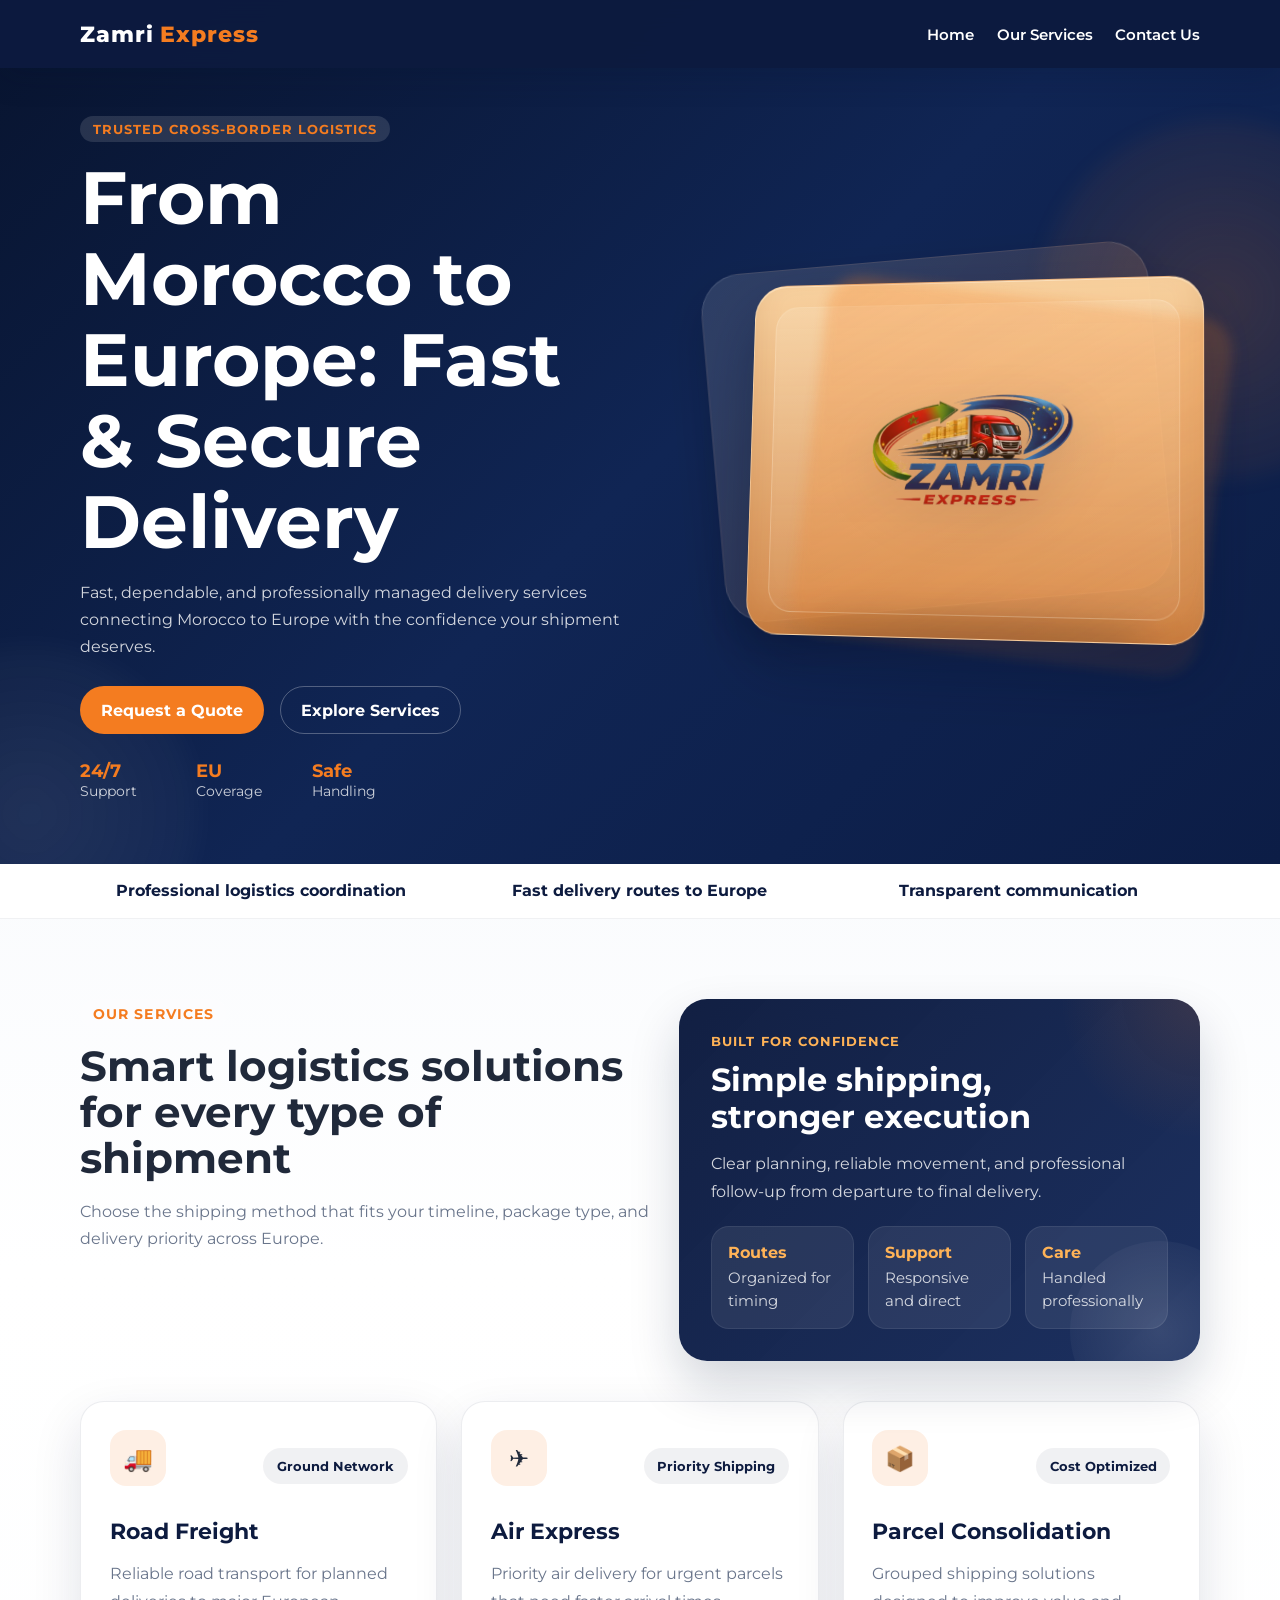
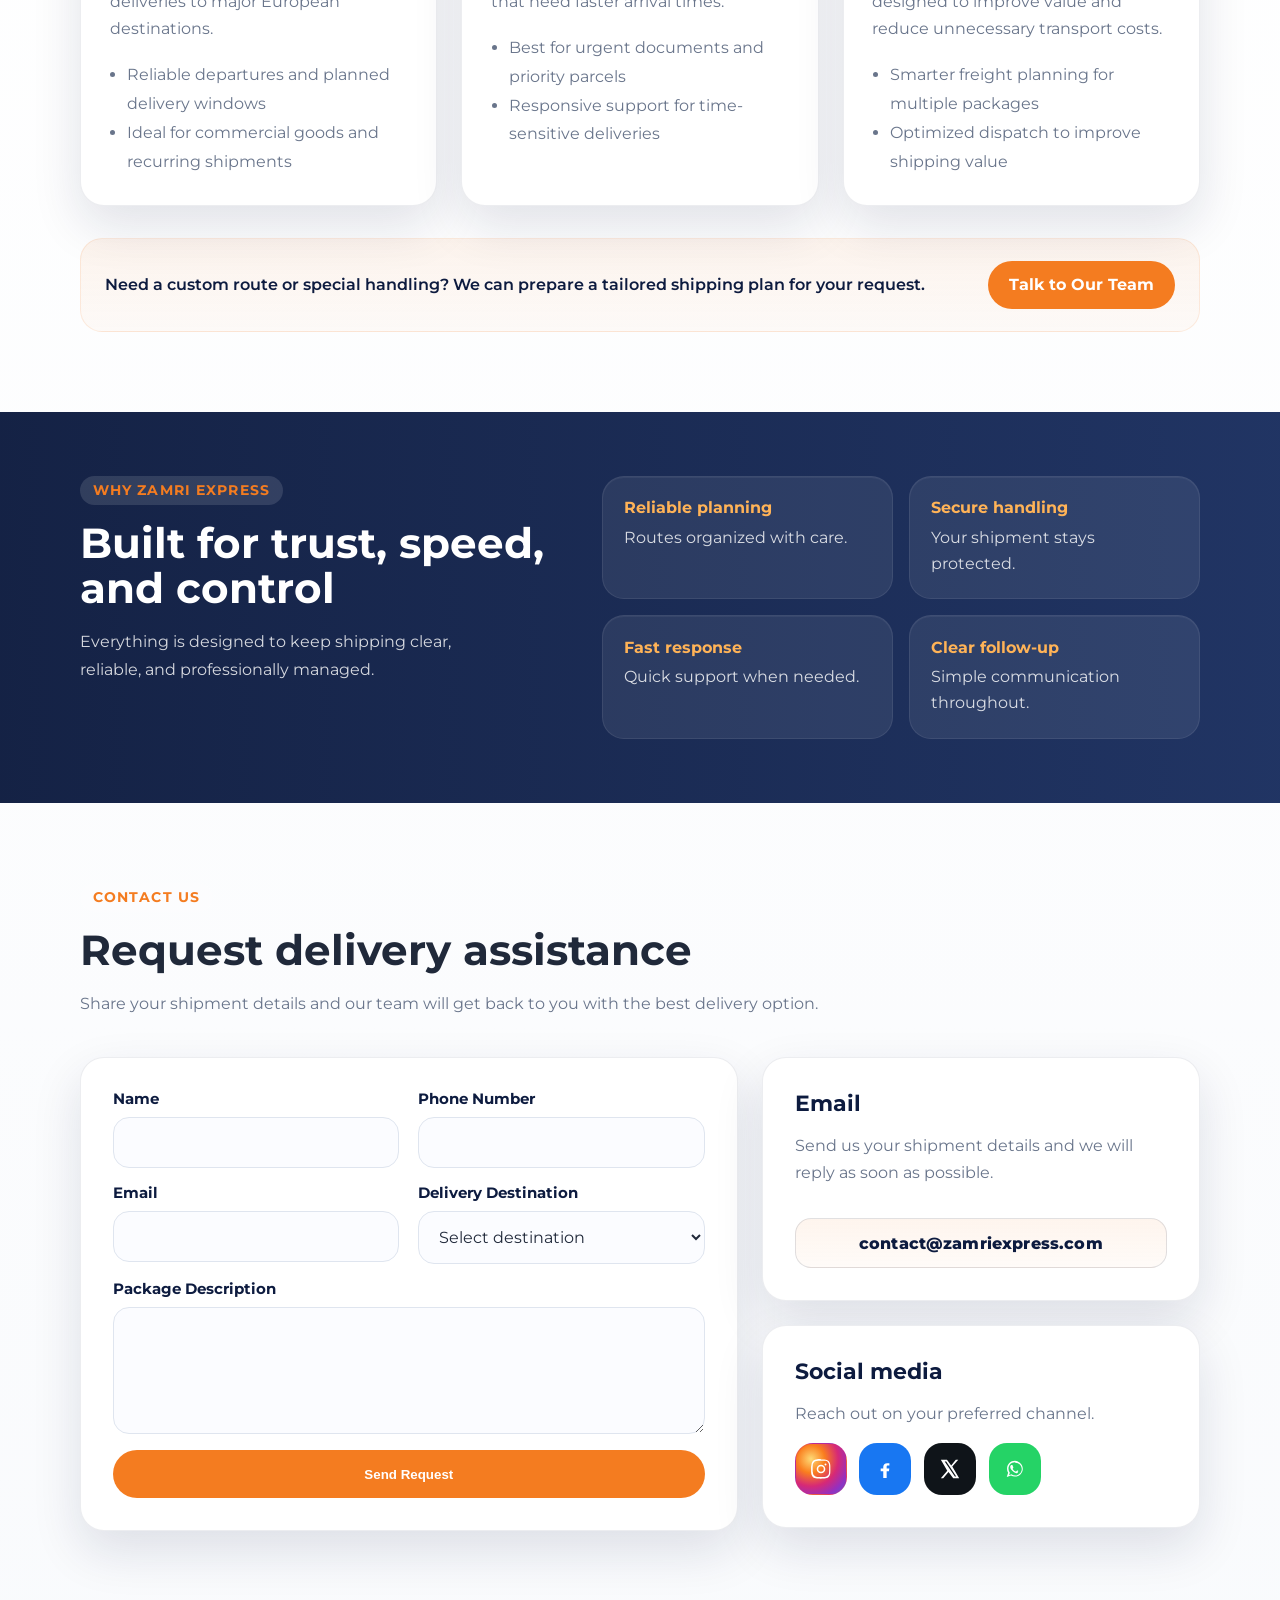
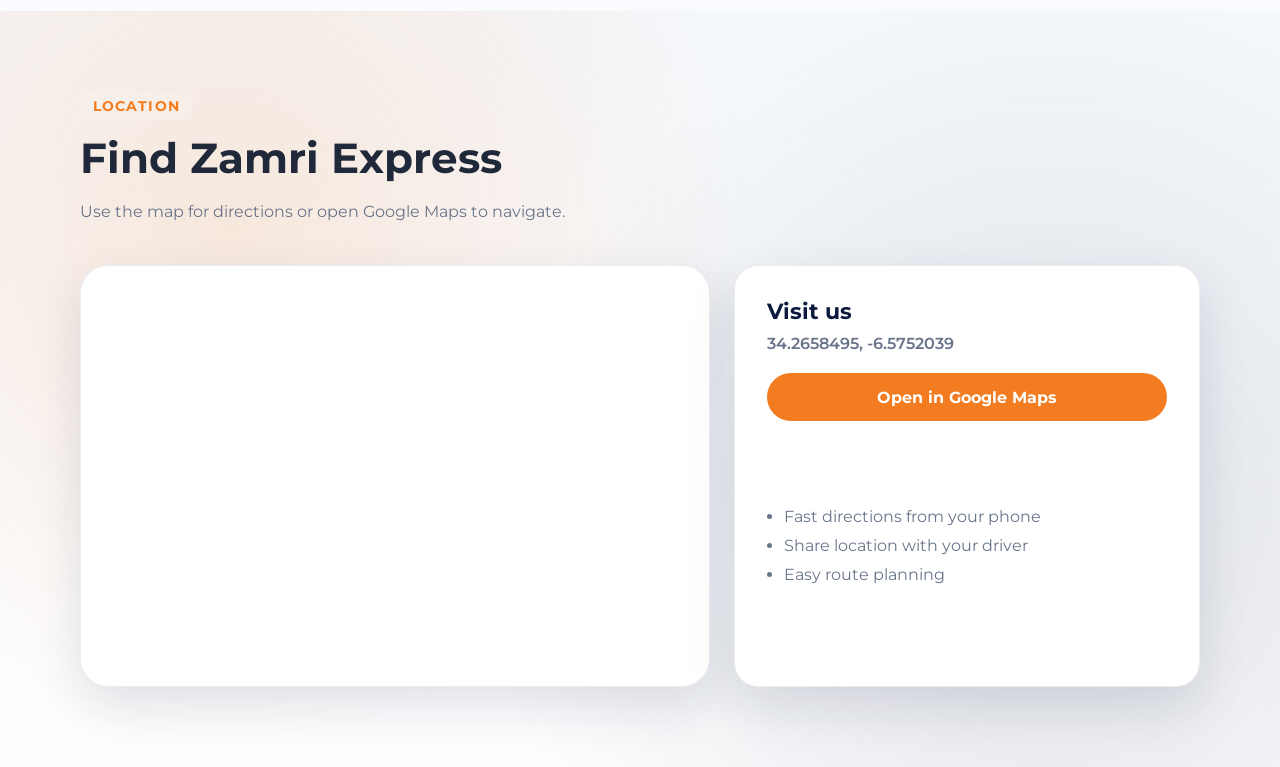
<file: index.html>
<!DOCTYPE html>
<html lang="en">
<head>
    <meta charset="UTF-8">
    <meta name="viewport" content="width=device-width, initial-scale=1.0">
    <title>Zamri Express | Morocco to Europe Delivery</title>
    <meta name="description" content="Zamri Express provides fast, secure, and reliable logistics services from Morocco to Europe.">
    <link rel="preconnect" href="https://fonts.googleapis.com">
    <link rel="preconnect" href="https://fonts.gstatic.com" crossorigin>
    <link href="https://fonts.googleapis.com/css2?family=Montserrat:wght@400;500;600;700;800&display=swap" rel="stylesheet">
    <link rel="stylesheet" href="style.css">
</head>
<body>
    <header class="site-header" id="home">
        <nav class="navbar">
            <div class="navbar-inner container">
                <a href="#home" class="logo">Zamri <span>Express</span></a>
                <button class="nav-toggle" type="button" aria-label="Toggle navigation" aria-expanded="false">
                    <span></span>
                    <span></span>
                    <span></span>
                </button>
                <div class="nav-menu">
                    <a href="#home">Home</a>
                    <a href="#services">Our Services</a>
                    <a href="#contact">Contact Us</a>
                </div>
            </div>
        </nav>

        <section class="hero container">
            <div class="hero-copy">
                <span class="eyebrow">Trusted cross-border logistics</span>
                <h1>From Morocco to Europe: Fast &amp; Secure Delivery</h1>
                <p>
                    Fast, dependable, and professionally managed delivery services connecting Morocco to Europe with the
                    confidence your shipment deserves.
                </p>
                <div class="hero-actions">
                    <a href="#contact" class="btn btn-primary">Request a Quote</a>
                    <a href="#services" class="btn btn-secondary">Explore Services</a>
                </div>
                <div class="hero-metrics">
                    <div>
                        <strong>24/7</strong>
                        <span>Support</span>
                    </div>
                    <div>
                        <strong>EU</strong>
                        <span>Coverage</span>
                    </div>
                    <div>
                        <strong>Safe</strong>
                        <span>Handling</span>
                    </div>
                </div>
            </div>
            <div class="hero-visual">
                <div class="logo-showcase" role="button" tabindex="0" aria-label="Flip logo card">
                    <div class="logo-flip-card">
                        <div class="logo-frame logo-face logo-front">
                            <img src="logo.png" alt="Zamri Express logo" class="brand-logo">
                        </div>
                        <div class="logo-frame logo-face logo-back">
                            <span class="logo-back-tag">Zamri Express</span>
                            <h3>Fast routes, secure delivery, and trusted logistics.</h3>
                            <p>Moving shipments from Morocco to Europe with professionalism, clarity, and confidence.</p>
                        </div>
                    </div>
                </div>
            </div>
        </section>
    </header>

    <main>
        <section class="trust-strip">
            <div class="container trust-grid">
                <div>Professional logistics coordination</div>
                <div>Fast delivery routes to Europe</div>
                <div>Transparent communication</div>
            </div>
        </section>

        <section class="services section container" id="services">
            <div class="services-shell">
                <div class="section-heading services-heading">
                    <span class="eyebrow">Our Services</span>
                    <h2>Smart logistics solutions for every type of shipment</h2>
                    <p>Choose the shipping method that fits your timeline, package type, and delivery priority across Europe.</p>
                </div>
                <div class="services-highlight">
                    <div class="services-highlight-copy">
                        <span class="services-kicker">Built for confidence</span>
                        <h3>Simple shipping, stronger execution</h3>
                        <p>Clear planning, reliable movement, and professional follow-up from departure to final delivery.</p>
                    </div>
                    <div class="services-mini-stats">
                        <div>
                            <strong>Routes</strong>
                            <span>Organized for timing</span>
                        </div>
                        <div>
                            <strong>Support</strong>
                            <span>Responsive and direct</span>
                        </div>
                        <div>
                            <strong>Care</strong>
                            <span>Handled professionally</span>
                        </div>
                    </div>
                </div>
            </div>
            <div class="service-grid">
                <article class="service-card">
                    <div class="service-card-top">
                        <div class="service-icon">🚚</div>
                        <span class="service-tag">Ground Network</span>
                    </div>
                    <h3>Road Freight</h3>
                    <p>Reliable road transport for planned deliveries to major European destinations.</p>
                    <ul class="service-list">
                        <li>Reliable departures and planned delivery windows</li>
                        <li>Ideal for commercial goods and recurring shipments</li>
                    </ul>
                </article>
                <article class="service-card">
                    <div class="service-card-top">
                        <div class="service-icon">✈</div>
                        <span class="service-tag">Priority Shipping</span>
                    </div>
                    <h3>Air Express</h3>
                    <p>Priority air delivery for urgent parcels that need faster arrival times.</p>
                    <ul class="service-list">
                        <li>Best for urgent documents and priority parcels</li>
                        <li>Responsive support for time-sensitive deliveries</li>
                    </ul>
                </article>
                <article class="service-card">
                    <div class="service-card-top">
                        <div class="service-icon">📦</div>
                        <span class="service-tag">Cost Optimized</span>
                    </div>
                    <h3>Parcel Consolidation</h3>
                    <p>Grouped shipping solutions designed to improve value and reduce unnecessary transport costs.</p>
                    <ul class="service-list">
                        <li>Smarter freight planning for multiple packages</li>
                        <li>Optimized dispatch to improve shipping value</li>
                    </ul>
                </article>
            </div>
            <div class="services-bottom-note">
                <p>Need a custom route or special handling? We can prepare a tailored shipping plan for your request.</p>
                <a href="#contact" class="btn btn-primary">Talk to Our Team</a>
            </div>
        </section>

        <section class="about-band">
            <div class="container about-grid">
                <div class="about-intro">
                    <span class="eyebrow">Why Zamri Express</span>
                    <h2>Built for trust, speed, and control</h2>
                    <p>Everything is designed to keep shipping clear, reliable, and professionally managed.</p>
                </div>
                <div class="about-points">
                    <article class="about-point-card">
                        <strong>Reliable planning</strong>
                        <p>Routes organized with care.</p>
                    </article>
                    <article class="about-point-card">
                        <strong>Secure handling</strong>
                        <p>Your shipment stays protected.</p>
                    </article>
                    <article class="about-point-card">
                        <strong>Fast response</strong>
                        <p>Quick support when needed.</p>
                    </article>
                    <article class="about-point-card">
                        <strong>Clear follow-up</strong>
                        <p>Simple communication throughout.</p>
                    </article>
                </div>
            </div>
        </section>

        <section class="contact section container" id="contact">
            <div class="section-heading left">
                <span class="eyebrow">Contact Us</span>
                <h2>Request delivery assistance</h2>
                <p>Share your shipment details and our team will get back to you with the best delivery option.</p>
            </div>

            <div class="form-alert" id="formAlert" hidden></div>

            <div class="contact-layout">
                <form class="contact-form" id="contactForm" action="send_msg.php" method="post">
                    <div class="form-group">
                        <label for="name">Name</label>
                        <input type="text" id="name" name="name" required>
                    </div>
                    <div class="form-group">
                        <label for="phone">Phone Number</label>
                        <input type="tel" id="phone" name="phone" required>
                    </div>
                    <div class="form-group">
                        <label for="email">Email</label>
                        <input type="email" id="email" name="email" required>
                    </div>
                    <div class="form-group">
                        <label for="destination">Delivery Destination</label>
                        <select id="destination" name="destination" required>
                            <option value="">Select destination</option>
                            <option value="France">France</option>
                            <option value="Spain">Spain</option>
                            <option value="Italy">Italy</option>
                            <option value="Germany">Germany</option>
                            <option value="Belgium">Belgium</option>
                            <option value="Netherlands">Netherlands</option>
                            <option value="Portugal">Portugal</option>
                        </select>
                    </div>
                    <div class="form-group full">
                        <label for="package_description">Package Description</label>
                        <textarea id="package_description" name="package_description" rows="5" required></textarea>
                    </div>
                    <div class="form-group full">
                        <button type="submit" class="btn btn-primary form-submit">Send Request</button>
                    </div>
                </form>

                <div class="contact-side">
                    <aside class="contact-card contact-card--email">
                        <h3>Email</h3>
                        <p>Send us your shipment details and we will reply as soon as possible.</p>
                        <a class="contact-email" href="mailto:contact@zamriexpress.com">contact@zamriexpress.com</a>
                    </aside>

                    <aside class="contact-card contact-card--social">
                        <h3>Social media</h3>
                        <p>Reach out on your preferred channel.</p>
                        <div class="social-links" aria-label="Zamri Express social media links">
                            <a class="social-link social-link--instagram" href="https://www.instagram.com/" target="_blank" rel="noopener" aria-label="Instagram">
                                <svg viewBox="0 0 24 24" aria-hidden="true" focusable="false">
                                    <path d="M12 7.3a4.7 4.7 0 1 0 0 9.4 4.7 4.7 0 0 0 0-9.4Zm0 7.7a3 3 0 1 1 0-6 3 3 0 0 1 0 6Zm6-7.9a1.1 1.1 0 1 1-2.2 0 1.1 1.1 0 0 1 2.2 0ZM12 2.9c2.6 0 2.9 0 3.9.1 1 0 1.6.2 2 .4.6.2 1 .5 1.5 1 .5.5.8.9 1 1.5.2.4.4 1 .4 2 .1 1 .1 1.3.1 3.9s0 2.9-.1 3.9c0 1-.2 1.6-.4 2-.2.6-.5 1-1 1.5-.5.5-.9.8-1.5 1-.4.2-1 .4-2 .4-1 .1-1.3.1-3.9.1s-2.9 0-3.9-.1c-1 0-1.6-.2-2-.4-.6-.2-1-.5-1.5-1-.5-.5-.8-.9-1-1.5-.2-.4-.4-1-.4-2C2.9 14.9 2.9 14.6 2.9 12s0-2.9.1-3.9c0-1 .2-1.6.4-2 .2-.6.5-1 1-1.5.5-.5.9-.8 1.5-1 .4-.2 1-.4 2-.4 1-.1 1.3-.1 3.9-.1Zm0-1.7c-2.6 0-2.9 0-4 .1-1.1 0-1.9.2-2.6.5-.7.3-1.4.7-2 1.3-.6.6-1 1.3-1.3 2-.3.7-.5 1.5-.5 2.6C1.2 9.1 1.2 9.4 1.2 12s0 2.9.1 4c0 1.1.2 1.9.5 2.6.3.7.7 1.4 1.3 2 .6.6 1.3 1 2 1.3.7.3 1.5.5 2.6.5 1.1.1 1.4.1 4 .1s2.9 0 4-.1c1.1 0 1.9-.2 2.6-.5.7-.3 1.4-.7 2-1.3.6-.6 1-1.3 1.3-2 .3-.7.5-1.5.5-2.6.1-1.1.1-1.4.1-4s0-2.9-.1-4c0-1.1-.2-1.9-.5-2.6-.3-.7-.7-1.4-1.3-2-.6-.6-1.3-1-2-1.3-.7-.3-1.5-.5-2.6-.5-1.1-.1-1.4-.1-4-.1Z"/>
                                </svg>
                            </a>
                            <a class="social-link social-link--facebook" href="https://www.facebook.com/" target="_blank" rel="noopener" aria-label="Facebook">
                                <svg viewBox="0 0 24 24" aria-hidden="true" focusable="false">
                                    <path d="M13.8 21.8v-7.4h2.5l.4-2.9h-2.9V9.6c0-.8.2-1.4 1.4-1.4h1.6V5.7c-.3 0-1.3-.1-2.5-.1-2.5 0-4.2 1.5-4.2 4.3v1.6H7.3v2.9h2.8v7.4h3.7Z"/>
                                </svg>
                            </a>
                            <a class="social-link social-link--x" href="https://x.com/" target="_blank" rel="noopener" aria-label="X">
                                <svg viewBox="0 0 24 24" aria-hidden="true" focusable="false">
                                    <path d="M18.3 2H21l-6.5 7.4L22 22h-6.5l-5.1-6.7L4.6 22H2l7-8L2 2h6.7l4.6 6.1L18.3 2Zm-1 18.2h1.5L7.9 3.7H6.2l11.1 16.5Z"/>
                                </svg>
                            </a>
                            <a class="social-link social-link--whatsapp" href="https://wa.me/212600000000" target="_blank" rel="noopener" aria-label="WhatsApp">
                                <svg viewBox="0 0 24 24" aria-hidden="true" focusable="false">
                                    <path d="M20.5 11.7c0 4.8-3.9 8.6-8.6 8.6-1.5 0-3-.4-4.3-1.1L3 20.7l1.5-4.5c-.8-1.3-1.2-2.9-1.2-4.5 0-4.8 3.9-8.6 8.6-8.6s8.6 3.9 8.6 8.6Zm-8.6-7c-3.9 0-7 3.1-7 7 0 1.5.5 2.9 1.3 4.1l.2.3-.9 2.6 2.7-.9.3.2c1.2.7 2.5 1.1 3.9 1.1 3.9 0 7-3.1 7-7s-3.1-7-7-7Zm4.1 9.6c-.2-.1-1.1-.6-1.3-.6-.2-.1-.4-.1-.6.1-.2.2-.7.6-.8.8-.2.2-.3.2-.6.1-.2-.1-1-.4-1.9-1.2-.7-.6-1.2-1.4-1.3-1.6-.1-.2 0-.4.1-.5l.4-.5c.1-.2.1-.3.2-.5 0-.2 0-.3-.1-.5-.1-.1-.6-1.4-.8-1.9-.2-.5-.4-.4-.6-.4h-.5c-.2 0-.4.1-.6.3-.2.2-.8.8-.8 2 0 1.2.8 2.3.9 2.5.1.2 1.6 2.5 3.8 3.5.5.2.9.4 1.2.5.5.2.9.1 1.2.1.4-.1 1.1-.4 1.2-.8.1-.4.1-.8.1-.8 0-.1-.2-.2-.4-.3Z"/>
                                </svg>
                            </a>
                        </div>
                    </aside>
                </div>
            </div>
        </section>

        <section class="location section" id="location">
            <div class="container">
                <div class="section-heading left">
                    <span class="eyebrow">Location</span>
                    <h2>Find Zamri Express</h2>
                    <p>Use the map for directions or open Google Maps to navigate.</p>
                </div>

                <div class="location-layout">
                    <div class="map-frame" role="region" aria-label="Zamri Express map">
                        <iframe
                            title="Zamri Express on Google Maps"
                            loading="lazy"
                            referrerpolicy="no-referrer-when-downgrade"
                            src="https://www.google.com/maps?q=34.2658495,-6.5752039&z=15&output=embed">
                        </iframe>
                    </div>

                    <aside class="location-card">
                        <h3>Visit us</h3>
                        <p>34.2658495, -6.5752039</p>
                        <div class="location-actions">
                            <a class="btn btn-primary" href="https://www.google.com/maps/place/Zamri+Express/@34.2658495,-6.5752039,15z/data=!4m6!3m5!1s0xda7570028093de3:0xc5852af9b912b9b7!8m2!3d34.2658495!4d-6.5752039!16s%2Fg%2F11nbbf9pf4!18m1!1e1?entry=ttu&g_ep=EgoyMDI2MDQwNi4wIKXMDSoASAFQAw%3D%3D" target="_blank" rel="noopener">
                                Open in Google Maps
                            </a>
                            <a class="btn btn-secondary" href="#contact">Request delivery</a>
                        </div>
                        <ul class="location-facts">
                            <li>Fast directions from your phone</li>
                            <li>Share location with your driver</li>
                            <li>Easy route planning</li>
                        </ul>
                    </aside>
                </div>
            </div>
        </section>
    </main>

    <script src="script.js"></script>
</body>
</html>
</file>
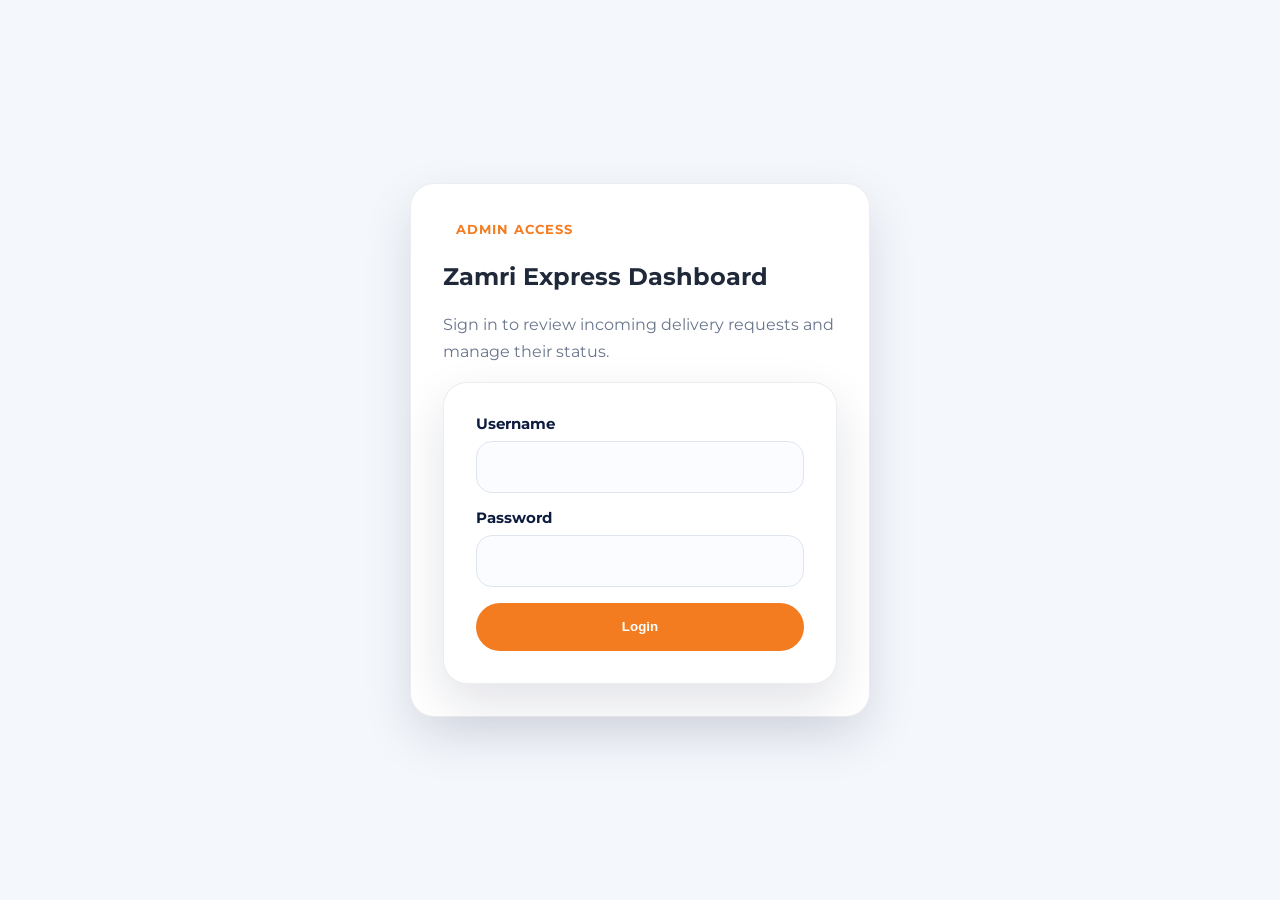
<file: admin_db_database_messages_2026.html>
<!DOCTYPE html>
<html lang="en">
<head>
    <meta charset="UTF-8">
    <meta name="viewport" content="width=device-width, initial-scale=1.0">
    <title>Zamri Express Admin Dashboard</title>
    <link rel="preconnect" href="https://fonts.googleapis.com">
    <link rel="preconnect" href="https://fonts.gstatic.com" crossorigin>
    <link href="https://fonts.googleapis.com/css2?family=Montserrat:wght@400;500;600;700;800&display=swap" rel="stylesheet">
    <link rel="stylesheet" href="style.css">
</head>
<body class="admin-body">
    <main class="login-wrap" id="adminLoginView" hidden>
        <section class="login-panel">
            <span class="eyebrow">Admin Access</span>
            <h1>Zamri Express Dashboard</h1>
            <p class="dashboard-subtitle">Sign in to review incoming delivery requests and manage their status.</p>
            <div class="form-alert error" id="adminLoginError" hidden></div>
            <form class="contact-form" id="adminLoginForm">
                <div class="form-group full">
                    <label for="username">Username</label>
                    <input type="text" id="username" name="username" required autocomplete="username">
                </div>
                <div class="form-group full">
                    <label for="password">Password</label>
                    <input type="password" id="password" name="password" required autocomplete="current-password">
                </div>
                <div class="form-group full">
                    <button type="submit" class="btn btn-primary form-submit">Login</button>
                </div>
            </form>
        </section>
    </main>

    <main class="dashboard-shell" id="adminDashboardView" hidden>
        <div class="container">
            <section class="dashboard-hero">
                <div class="dashboard-header">
                    <div>
                        <span class="eyebrow">Admin Dashboard</span>
                        <h1>Incoming delivery requests</h1>
                        <p class="dashboard-subtitle">Review new messages, mark them as read, or remove them when they are no longer needed.</p>
                    </div>
                    <button type="button" class="btn btn-primary" id="adminLogoutBtn">Logout</button>
                </div>
            </section>

            <section class="dashboard-card">
                <div class="form-alert success" id="adminFlash" hidden></div>

                <table class="dashboard-table">
                    <thead>
                        <tr>
                            <th>Status</th>
                            <th>Name</th>
                            <th>Contact</th>
                            <th>Destination</th>
                            <th>Package</th>
                            <th>Date</th>
                            <th>Actions</th>
                        </tr>
                    </thead>
                    <tbody id="adminOrdersBody"></tbody>
                </table>
            </section>
        </div>
    </main>

    <script src="admin.js"></script>
</body>
</html>
</file>
<file: style.css>
:root {
    --navy: #0d1b3f;
    --navy-soft: #13285a;
    --orange: #f47c20;
    --orange-dark: #d86710;
    --white: #ffffff;
    --ink: #20293a;
    --muted: #69758b;
    --line: #dfe5ef;
    --bg: #f4f7fb;
    --success: #177245;
    --error: #b42318;
    --shadow: 0 20px 50px rgba(13, 27, 63, 0.12);
}

* {
    box-sizing: border-box;
}

html {
    scroll-behavior: smooth;
}

html,
body {
    overflow-x: hidden;
}

/* Prevent sticky navbar from covering anchor targets (mobile/desktop). */
html {
    scroll-padding-top: 96px;
}

section[id] {
    scroll-margin-top: 96px;
}

body {
    margin: 0;
    font-family: 'Montserrat', sans-serif;
    color: var(--ink);
    background: linear-gradient(180deg, #eef3fa 0%, #ffffff 32%, #f7f9fc 100%);
}

a {
    color: inherit;
    text-decoration: none;
}

img {
    max-width: 100%;
}

.container {
    width: min(1120px, calc(100% - 2rem));
    margin: 0 auto;
}

.site-header {
    position: relative;
    background:
        radial-gradient(circle at 82% 18%, rgba(244, 124, 32, 0.22), transparent 0 16%),
        radial-gradient(circle at 18% 22%, rgba(255, 255, 255, 0.09), transparent 0 18%),
        radial-gradient(circle at 72% 78%, rgba(255, 255, 255, 0.06), transparent 0 16%),
        linear-gradient(135deg, #08142f 0%, #102554 52%, #0c1d46 100%);
    color: var(--white);
    padding-bottom: 4rem;
    overflow: hidden;
}

.site-header::before,
.site-header::after {
    content: '';
    position: absolute;
    border-radius: 50%;
    pointer-events: none;
}

.site-header::before {
    top: 120px;
    right: -120px;
    width: 360px;
    height: 360px;
    background: radial-gradient(circle, rgba(244, 124, 32, 0.18), rgba(244, 124, 32, 0));
    filter: blur(10px);
}

.site-header::after {
    left: -140px;
    bottom: -120px;
    width: 340px;
    height: 340px;
    background: radial-gradient(circle, rgba(255, 255, 255, 0.08), rgba(255, 255, 255, 0));
    filter: blur(12px);
}

.navbar {
    position: sticky;
    top: 0;
    z-index: 1000;
    width: 100%;
    background: rgba(13, 27, 63, 0.96);
    backdrop-filter: blur(12px);
    box-shadow: 0 10px 30px rgba(8, 18, 42, 0.18);
}

.navbar-inner {
    display: flex;
    align-items: center;
    justify-content: space-between;
    gap: 1rem;
    padding: 1.25rem 0;
}

.logo {
    font-size: 1.4rem;
    font-weight: 800;
    letter-spacing: 0.04em;
}

.logo span {
    color: var(--orange);
}

.nav-menu {
    display: flex;
    align-items: center;
    gap: 1.4rem;
}

.nav-menu a {
    font-size: 0.95rem;
    font-weight: 600;
}

.nav-toggle {
    display: none;
    background: none;
    border: 0;
    padding: 0;
    cursor: pointer;
}

.nav-toggle span {
    display: block;
    width: 24px;
    height: 2px;
    background: var(--white);
    margin: 5px 0;
}

.hero {
    position: relative;
    z-index: 1;
    display: grid;
    grid-template-columns: 1.1fr 0.9fr;
    gap: 2.5rem;
    align-items: center;
    padding-top: 3rem;
}

.eyebrow {
    display: inline-block;
    padding: 0.35rem 0.8rem;
    border-radius: 999px;
    background: rgba(255, 255, 255, 0.12);
    color: var(--orange);
    font-size: 0.8rem;
    font-weight: 700;
    letter-spacing: 0.08em;
    text-transform: uppercase;
}

.hero h1,
.section-heading h2,
.about-band h2,
.dashboard-hero h1 {
    margin: 1rem 0;
    line-height: 1.1;
}

.section-heading h2,
.about-band h2 {
    font-size: clamp(2.05rem, 3.25vw, 3.15rem);
}

.section-heading .eyebrow,
.about-intro .eyebrow {
    font-size: 0.88rem;
}

.hero h1 {
    font-size: clamp(2.4rem, 6vw, 4.6rem);
    max-width: 11ch;
}

.hero p,
.section-heading p,
.about-points p,
.service-card p,
.contact-card p,
.dashboard-subtitle {
    color: var(--muted);
    line-height: 1.7;
}

.site-header .hero p {
    color: rgba(255, 255, 255, 0.82);
    max-width: 60ch;
}

.hero-actions,
.hero-metrics {
    display: flex;
    flex-wrap: wrap;
    gap: 1rem;
    margin-top: 1.6rem;
}

.hero-metrics div {
    min-width: 100px;
}

.hero-metrics strong {
    display: block;
    font-size: 1.1rem;
    color: var(--orange);
}

.hero-metrics span {
    font-size: 0.9rem;
    color: rgba(255, 255, 255, 0.78);
}

.btn {
    display: inline-flex;
    align-items: center;
    justify-content: center;
    min-height: 48px;
    padding: 0.85rem 1.25rem;
    border-radius: 999px;
    border: 1px solid transparent;
    font-weight: 700;
    transition: transform 0.25s ease, background 0.25s ease, border-color 0.25s ease;
}

.btn:hover {
    transform: translateY(-2px);
}

.btn-primary {
    background: var(--orange);
    color: var(--white);
}

.btn-primary:hover {
    background: var(--orange-dark);
}

.btn-secondary,
.btn-outline {
    border-color: rgba(255, 255, 255, 0.28);
    color: var(--white);
    background: transparent;
}

.hero-visual {
    display: grid;
    place-items: center;
}

.logo-showcase {
    position: relative;
    width: 100%;
    max-width: 460px;
    margin-left: auto;
    perspective: 1200px;
}

.logo-showcase::before {
    content: '';
    position: absolute;
    inset: -26px 34px 28px -34px;
    border-radius: 42px;
    background: linear-gradient(135deg, rgba(255, 255, 255, 0.12), rgba(244, 124, 32, 0.16));
    border: 1px solid rgba(255, 255, 255, 0.12);
    transform: translateZ(-30px) rotate(-5deg);
    box-shadow: 0 22px 45px rgba(4, 10, 28, 0.25);
}

.logo-showcase::after {
    content: '';
    position: absolute;
    inset: 18px -16px -18px 68px;
    border-radius: 34px;
    background: linear-gradient(145deg, rgba(244, 124, 32, 0.34), rgba(244, 124, 32, 0.08));
    filter: blur(6px);
    opacity: 0.82;
    transform: rotate(7deg);
}

.logo-flip-card {
    position: relative;
    min-height: 360px;
    transform-style: preserve-3d;
    transition: transform 0.95s cubic-bezier(0.22, 1, 0.36, 1);
}

@media (hover: hover) and (pointer: fine) {
    .logo-showcase:hover .logo-flip-card {
        transform: rotateY(180deg);
    }
}

.logo-showcase.is-flipped .logo-flip-card {
    transform: rotateY(180deg);
}

.logo-frame {
    position: relative;
    display: flex;
    align-items: center;
    justify-content: center;
    min-height: 360px;
    padding: 2rem;
    border-radius: 34px;
    background:
        linear-gradient(180deg, rgba(255, 214, 160, 0.96) 0%, rgba(247, 156, 74, 0.82) 100%);
    border: 1px solid rgba(255, 226, 190, 0.42);
    box-shadow:
        0 30px 60px rgba(7, 18, 45, 0.3),
        inset 0 1px 0 rgba(255, 240, 215, 0.55),
        inset 0 -18px 30px rgba(140, 62, 5, 0.14);
    transform: rotateY(-10deg) rotateX(5deg);
    transform-style: preserve-3d;
    overflow: hidden;
}

.logo-face {
    position: absolute;
    inset: 0;
    backface-visibility: hidden;
    -webkit-backface-visibility: hidden;
}

.logo-front {
    z-index: 2;
}

.logo-back {
    flex-direction: column;
    align-items: flex-start;
    justify-content: center;
    gap: 1rem;
    background:
        radial-gradient(circle at top right, rgba(244, 124, 32, 0.12), transparent 24%),
        linear-gradient(135deg, #08142f 0%, #102554 100%);
    border-color: rgba(244, 124, 32, 0.24);
    color: #ffb357;
    transform: rotateY(180deg) rotateY(-10deg) rotateX(5deg);
    box-shadow:
        0 30px 60px rgba(7, 18, 45, 0.34),
        inset 0 1px 0 rgba(255, 255, 255, 0.08),
        inset 0 -18px 30px rgba(0, 0, 0, 0.12);
}

.brand-logo {
    display: block;
    width: min(100%, 320px);
    height: auto;
    object-fit: contain;
    filter: drop-shadow(0 16px 24px rgba(13, 27, 63, 0.18));
    transform: translateZ(26px);
}

.logo-frame::before {
    content: '';
    position: absolute;
    inset: 22px;
    border-radius: 24px;
    border: 1px solid rgba(255, 235, 205, 0.3);
    background: linear-gradient(180deg, rgba(255, 243, 224, 0.18), rgba(255, 255, 255, 0.04));
    transform: translateZ(8px);
}

.logo-frame::after {
    content: '';
    position: absolute;
    left: 10%;
    right: 10%;
    bottom: -20px;
    height: 36px;
    border-radius: 50%;
    background: rgba(5, 13, 35, 0.28);
    filter: blur(18px);
    transform: translateZ(-20px);
}

.logo-back::before {
    border-color: rgba(244, 124, 32, 0.12);
    background: linear-gradient(180deg, rgba(255, 255, 255, 0.04), rgba(255, 255, 255, 0.01));
}

.logo-back-tag,
.logo-back h3,
.logo-back p {
    position: relative;
    z-index: 2;
    transform: translateZ(20px);
}

.logo-back-tag {
    display: inline-block;
    padding: 0.45rem 0.9rem;
    border-radius: 999px;
    background: rgba(244, 124, 32, 0.16);
    color: #ffb357;
    font-size: 0.78rem;
    font-weight: 700;
    letter-spacing: 0.08em;
    text-transform: uppercase;
}

.logo-back h3 {
    margin: 0;
    max-width: 12ch;
    font-size: 2.1rem;
    line-height: 1.08;
    color: #ffbe69;
    text-wrap: balance;
}

.logo-back p {
    margin: 0;
    max-width: 28ch;
    color: rgba(255, 214, 152, 0.92);
    line-height: 1.8;
    font-size: 1rem;
}

.trust-strip {
    background: var(--white);
    border-bottom: 1px solid rgba(13, 27, 63, 0.06);
}

.trust-grid {
    display: grid;
    grid-template-columns: repeat(3, 1fr);
    gap: 1rem;
    padding: 1.1rem 0;
    text-align: center;
    font-weight: 700;
    color: var(--navy);
}

.section {
    padding: 5rem 0;
}

.section-heading {
    max-width: 740px;
    margin: 0 auto 2.5rem;
    text-align: center;
}

.section-heading.left {
    text-align: left;
    margin-left: 0;
}

.services-shell {
    display: grid;
    grid-template-columns: 1.05fr 0.95fr;
    gap: 1.5rem;
    align-items: stretch;
    margin-bottom: 2.5rem;
}

.services-heading {
    margin: 0;
    text-align: left;
}

.services-highlight {
    position: relative;
    display: grid;
    gap: 1.25rem;
    padding: 2rem;
    border-radius: 28px;
    background:
        radial-gradient(circle at top right, rgba(244, 124, 32, 0.14), transparent 22%),
        linear-gradient(135deg, rgba(13, 27, 63, 0.98), rgba(19, 40, 90, 0.96));
    color: var(--white);
    box-shadow: 0 24px 50px rgba(13, 27, 63, 0.18);
    overflow: hidden;
}

.services-highlight::after {
    content: '';
    position: absolute;
    right: -50px;
    bottom: -60px;
    width: 180px;
    height: 180px;
    border-radius: 50%;
    background: radial-gradient(circle, rgba(255, 255, 255, 0.12), rgba(255, 255, 255, 0));
}

.services-kicker {
    display: inline-block;
    margin-bottom: 0.8rem;
    color: #ffb357;
    font-size: 0.8rem;
    font-weight: 700;
    letter-spacing: 0.08em;
    text-transform: uppercase;
}

.services-highlight h3 {
    margin: 0 0 0.9rem;
    max-width: 18ch;
    font-size: 2rem;
    line-height: 1.15;
}

.services-highlight p {
    margin: 0;
    color: rgba(255, 255, 255, 0.82);
    line-height: 1.75;
}

.services-mini-stats {
    position: relative;
    z-index: 1;
    display: grid;
    grid-template-columns: repeat(3, 1fr);
    gap: 0.9rem;
}

.services-mini-stats div {
    padding: 1rem;
    border-radius: 18px;
    background: rgba(255, 255, 255, 0.08);
    border: 1px solid rgba(255, 255, 255, 0.08);
}

.services-mini-stats strong {
    display: block;
    margin-bottom: 0.35rem;
    color: #ffb357;
    font-size: 1rem;
}

.services-mini-stats span {
    color: rgba(255, 255, 255, 0.8);
    font-size: 0.92rem;
    line-height: 1.5;
}

.service-grid {
    display: grid;
    grid-template-columns: repeat(3, 1fr);
    gap: 1.5rem;
}

.service-card,
.contact-form,
.contact-card,
.location-card,
.dashboard-card,
.login-panel {
    background: var(--white);
    border: 1px solid rgba(13, 27, 63, 0.08);
    border-radius: 24px;
    box-shadow: var(--shadow);
}

.service-card {
    padding: 1.8rem;
    transition: transform 0.3s ease, box-shadow 0.3s ease, border-color 0.3s ease;
}

.service-card:hover {
    transform: translateY(-8px);
    box-shadow: 0 30px 55px rgba(13, 27, 63, 0.14);
    border-color: rgba(244, 124, 32, 0.22);
}

.service-card-top {
    display: flex;
    align-items: center;
    justify-content: space-between;
    gap: 1rem;
    margin-bottom: 1rem;
}

.service-icon {
    display: inline-grid;
    place-items: center;
    width: 56px;
    height: 56px;
    margin-bottom: 1rem;
    border-radius: 16px;
    background: rgba(244, 124, 32, 0.12);
    font-size: 1.5rem;
}

.service-tag {
    display: inline-flex;
    align-items: center;
    min-height: 36px;
    padding: 0 0.85rem;
    border-radius: 999px;
    background: rgba(13, 27, 63, 0.06);
    color: var(--navy);
    font-size: 0.8rem;
    font-weight: 700;
}

.service-card h3 {
    margin: 0 0 0.85rem;
    color: var(--navy);
    font-size: 1.35rem;
}

.service-list {
    margin: 1.2rem 0 0;
    padding-left: 1.1rem;
    color: var(--muted);
    line-height: 1.8;
}

.services-bottom-note {
    display: flex;
    align-items: center;
    justify-content: space-between;
    gap: 1rem;
    margin-top: 2rem;
    padding: 1.35rem 1.5rem;
    border-radius: 22px;
    background: linear-gradient(180deg, rgba(244, 124, 32, 0.08), rgba(244, 124, 32, 0.03));
    border: 1px solid rgba(244, 124, 32, 0.12);
}

.services-bottom-note p {
    margin: 0;
    color: var(--navy);
    font-weight: 600;
}

.about-band {
    padding: 4rem 0;
    background: linear-gradient(90deg, rgba(13, 27, 63, 0.97), rgba(19, 40, 90, 0.94));
    color: var(--white);
}

.about-grid {
    display: grid;
    grid-template-columns: 0.9fr 1.1fr;
    gap: 2rem;
    align-items: stretch;
}

.about-intro p {
    color: rgba(255, 255, 255, 0.82);
    max-width: 34ch;
    line-height: 1.75;
}

.about-points {
    display: grid;
    grid-template-columns: repeat(2, 1fr);
    gap: 1rem;
}

.about-point-card {
    padding: 1.3rem 1.35rem;
    border-radius: 22px;
    background: rgba(255, 255, 255, 0.08);
    border: 1px solid rgba(255, 255, 255, 0.08);
    box-shadow: inset 0 1px 0 rgba(255, 255, 255, 0.05);
}

.about-point-card strong {
    display: block;
    margin-bottom: 0.45rem;
    color: #ffb357;
    font-size: 1.02rem;
}

.about-point-card p {
    margin: 0;
    color: rgba(255, 255, 255, 0.82);
    line-height: 1.65;
}

.contact-layout {
    display: grid;
    grid-template-columns: 1.2fr 0.8fr;
    gap: 1.5rem;
    align-items: start;
}

.contact-side {
    display: grid;
    gap: 1.5rem;
}

.contact-form {
    display: grid;
    grid-template-columns: repeat(2, 1fr);
    gap: 1rem 1.2rem;
    padding: 2rem;
}

.form-group {
    display: flex;
    flex-direction: column;
    gap: 0.55rem;
}

.form-group.full {
    grid-column: 1 / -1;
}

label {
    font-size: 0.92rem;
    font-weight: 700;
    color: var(--navy);
}

input,
select,
textarea {
    width: 100%;
    border: 1px solid var(--line);
    border-radius: 16px;
    padding: 0.95rem 1rem;
    font: inherit;
    color: var(--ink);
    background: #fbfcff;
}

input:focus,
select:focus,
textarea:focus {
    outline: 2px solid rgba(244, 124, 32, 0.18);
    border-color: var(--orange);
}

.form-submit {
    width: 100%;
}

.contact-card {
    padding: 2rem;
}

.contact-card h3 {
    margin: 0 0 0.6rem;
    color: var(--navy);
    font-size: 1.35rem;
}

.contact-email {
    display: inline-flex;
    align-items: center;
    justify-content: center;
    width: 100%;
    margin-top: 1rem;
    padding: 0.9rem 1rem;
    border-radius: 16px;
    border: 1px solid rgba(13, 27, 63, 0.12);
    background: linear-gradient(180deg, rgba(244, 124, 32, 0.08), rgba(244, 124, 32, 0.03));
    color: var(--navy);
    font-weight: 800;
    letter-spacing: 0.01em;
}

.social-links {
    display: flex;
    flex-wrap: wrap;
    gap: 0.8rem;
    margin-top: 1rem;
}

.social-link {
    display: inline-grid;
    place-items: center;
    width: 52px;
    height: 52px;
    border-radius: 18px;
    border: 1px solid rgba(13, 27, 63, 0.12);
    background: #fbfcff;
    transition: transform 0.25s ease, box-shadow 0.25s ease, border-color 0.25s ease;
}

.social-link:hover {
    transform: translateY(-2px);
    box-shadow: 0 18px 35px rgba(13, 27, 63, 0.12);
    border-color: rgba(244, 124, 32, 0.28);
}

.social-link svg {
    width: 22px;
    height: 22px;
    fill: var(--navy);
}

.social-link--instagram {
    background: radial-gradient(circle at 30% 30%, #feda75 0%, #fa7e1e 28%, #d62976 55%, #962fbf 78%, #4f5bd5 100%);
    border-color: rgba(214, 41, 118, 0.35);
}

.social-link--instagram svg {
    fill: #ffffff;
}

.social-link--facebook {
    background: #1877f2;
    border-color: rgba(24, 119, 242, 0.45);
}

.social-link--facebook svg {
    fill: #ffffff;
}

.social-link--x {
    background: #0f1419;
    border-color: rgba(15, 20, 25, 0.35);
}

.social-link--x svg {
    fill: #ffffff;
}

.social-link--whatsapp {
    background: #25d366;
    border-color: rgba(37, 211, 102, 0.45);
}

.social-link--whatsapp svg {
    fill: #ffffff;
}

.social-link--instagram:hover,
.social-link--facebook:hover,
.social-link--x:hover,
.social-link--whatsapp:hover {
    border-color: rgba(255, 255, 255, 0.45);
}

.contact-card ul {
    padding-left: 1rem;
    color: var(--muted);
    line-height: 1.8;
}

.admin-link {
    display: inline-block;
    margin-top: 1rem;
    font-weight: 700;
    color: var(--orange);
}

.form-alert {
    margin-bottom: 1.25rem;
    padding: 1rem 1.25rem;
    border-radius: 16px;
    font-weight: 600;
}

.form-alert.success {
    background: rgba(23, 114, 69, 0.12);
    color: var(--success);
}

.form-alert.error {
    background: rgba(180, 35, 24, 0.12);
    color: var(--error);
}

.map-frame {
    border-radius: 28px;
    overflow: hidden;
    background: var(--white);
    border: 1px solid rgba(13, 27, 63, 0.08);
    box-shadow: var(--shadow);
    min-height: 420px;
}

.map-frame iframe {
    display: block;
    width: 100%;
    height: 100%;
    min-height: 420px;
    border: 0;
}

.location {
    position: relative;
    background:
        radial-gradient(circle at 18% 28%, rgba(244, 124, 32, 0.14), transparent 44%),
        radial-gradient(circle at 82% 70%, rgba(13, 27, 63, 0.12), transparent 48%),
        linear-gradient(180deg, rgba(244, 247, 251, 0.9), rgba(255, 255, 255, 0.9));
}

.location-layout {
    display: grid;
    grid-template-columns: 1.15fr 0.85fr;
    gap: 1.5rem;
    align-items: stretch;
}

.location-card {
    padding: 2rem;
}

.location-card h3 {
    margin: 0 0 0.6rem;
    color: var(--navy);
    font-size: 1.35rem;
}

.location-card p {
    margin: 0;
    color: var(--muted);
    font-weight: 600;
}

.location-actions {
    display: grid;
    gap: 0.75rem;
    margin-top: 1.25rem;
}

.location-actions .btn {
    width: 100%;
}

.location-facts {
    margin: 1.35rem 0 0;
    padding-left: 1.05rem;
    color: var(--muted);
    line-height: 1.8;
}

.admin-body {
    background: var(--bg);
    color: var(--ink);
}

.dashboard-shell {
    padding: 3rem 0 4rem;
}

.dashboard-hero,
.dashboard-card,
.login-panel {
    padding: 2rem;
}

.dashboard-header {
    display: flex;
    justify-content: space-between;
    align-items: center;
    gap: 1rem;
    margin-bottom: 1.5rem;
}

.dashboard-table {
    width: 100%;
    border-collapse: collapse;
}

.dashboard-table th,
.dashboard-table td {
    padding: 1rem 0.8rem;
    border-bottom: 1px solid var(--line);
    text-align: left;
    vertical-align: top;
}

.status-badge {
    display: inline-flex;
    padding: 0.35rem 0.7rem;
    border-radius: 999px;
    font-size: 0.78rem;
    font-weight: 700;
}

.status-new {
    background: rgba(244, 124, 32, 0.14);
    color: var(--orange-dark);
}

.status-read {
    background: rgba(13, 27, 63, 0.1);
    color: var(--navy);
}

.action-form {
    display: inline-block;
    margin-right: 0.5rem;
}

.action-btn {
    border: 0;
    background: none;
    padding: 0;
    font: inherit;
    font-weight: 700;
    cursor: pointer;
}

.action-btn.read {
    color: var(--navy);
}

.action-btn.delete {
    color: var(--error);
}

.login-wrap {
    min-height: 100vh;
    display: grid;
    place-items: center;
    padding: 2rem 1rem;
}

.login-panel {
    width: min(460px, 100%);
}

@media (max-width: 960px) {
    .hero,
    .services-shell,
    .service-grid,
    .about-grid,
    .contact-layout,
    .location-layout {
        grid-template-columns: 1fr;
    }

    .logo-showcase {
        margin: 0 auto;
    }

    .logo-frame {
        transform: none;
    }

    /* Keep the back face rotated so it shows up when flipped on touch devices. */
    .logo-back {
        transform: rotateY(180deg);
    }
}

@media (max-width: 760px) {
    html {
        scroll-padding-top: 120px;
    }

    section[id] {
        scroll-margin-top: 120px;
    }

    .navbar-inner {
        padding: 1rem 0;
        align-items: flex-start;
    }

    .nav-toggle {
        display: block;
    }

    .nav-menu {
        position: absolute;
        top: 72px;
        left: 1rem;
        right: 1rem;
        display: none;
        flex-direction: column;
        align-items: stretch;
        padding: 1rem;
        border-radius: 20px;
        background: rgba(13, 27, 63, 0.98);
        box-shadow: var(--shadow);
    }

    .nav-menu.open {
        display: flex;
    }

    .trust-grid,
    .contact-form,
    .services-mini-stats,
    .about-points {
        grid-template-columns: 1fr;
    }

    .map-frame {
        min-height: 340px;
    }

    .map-frame iframe {
        min-height: 340px;
    }

    .service-card-top,
    .services-bottom-note {
        flex-direction: column;
        align-items: flex-start;
    }

    .hero {
        padding-top: 2rem;
    }

    .logo-flip-card,
    .logo-frame {
        min-height: 280px;
    }

    .logo-frame {
        padding: 1.5rem;
    }

    .logo-showcase::before,
    .logo-showcase::after {
        inset: auto;
        transform: none;
    }

    .brand-logo {
        width: min(100%, 250px);
    }

    .logo-back h3 {
        font-size: 1.55rem;
    }

    .dashboard-table,
    .dashboard-table thead,
    .dashboard-table tbody,
    .dashboard-table th,
    .dashboard-table td,
    .dashboard-table tr {
        display: block;
    }

    .dashboard-table thead {
        display: none;
    }

    .dashboard-table tr {
        padding: 1rem 0;
    }

    .dashboard-table td {
        padding: 0.55rem 0;
    }
}
</file>
